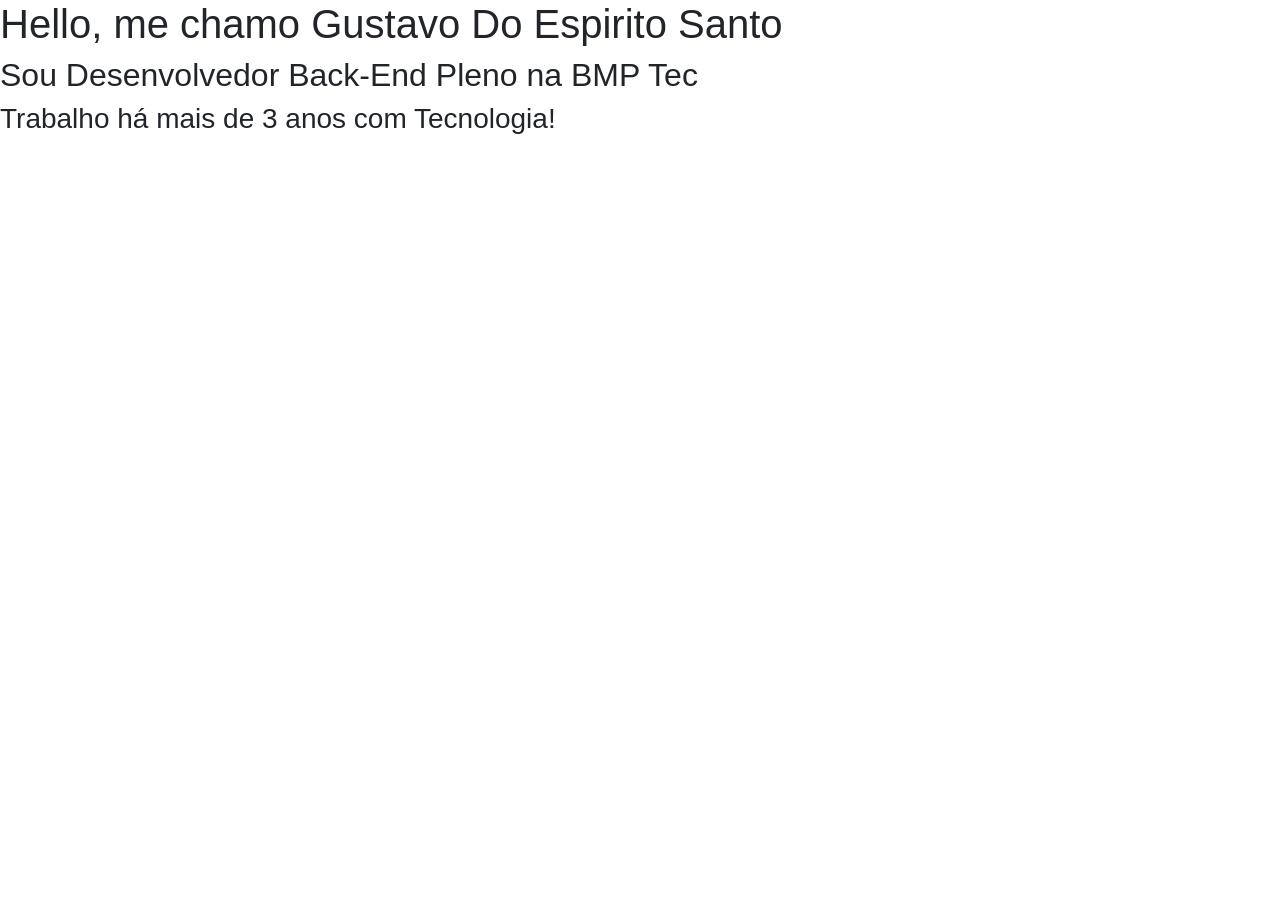
<file: bootstrap46/aula01/index.html>
<!doctype html>
<html lang="en">
  <head>
    <!-- Required meta tags -->
    <meta charset="utf-8">
    <meta name="viewport" content="width=device-width, initial-scale=1, shrink-to-fit=no">

    <!-- Bootstrap CSS -->
    <link rel="stylesheet" href="https://cdn.jsdelivr.net/npm/bootstrap@4.6.2/dist/css/bootstrap.min.css" integrity="sha384-xOolHFLEh07PJGoPkLv1IbcEPTNtaed2xpHsD9ESMhqIYd0nLMwNLD69Npy4HI+N" crossorigin="anonymous">

    <title>Aprendendo Bootstrap 4.6 no UniSENAI</title>
  </head>
  <body>
    <h1>Hello, me chamo Gustavo Do Espirito Santo</h1>
    <h2>Sou Desenvolvedor Back-End Pleno na BMP Tec</h2>
    <h3>Trabalho há mais de 3 anos com Tecnologia!</h3>

    <!-- Optional JavaScript; choose one of the two! -->

    <!-- Option 1: jQuery and Bootstrap Bundle (includes Popper) -->
    <script src="https://cdn.jsdelivr.net/npm/jquery@3.5.1/dist/jquery.slim.min.js" integrity="sha384-DfXdz2htPH0lsSSs5nCTpuj/zy4C+OGpamoFVy38MVBnE+IbbVYUew+OrCXaRkfj" crossorigin="anonymous"></script>
    <script src="https://cdn.jsdelivr.net/npm/bootstrap@4.6.2/dist/js/bootstrap.bundle.min.js" integrity="sha384-Fy6S3B9q64WdZWQUiU+q4/2Lc9npb8tCaSX9FK7E8HnRr0Jz8D6OP9dO5Vg3Q9ct" crossorigin="anonymous"></script>

    <!-- Option 2: Separate Popper and Bootstrap JS -->
    <!--
    <script src="https://cdn.jsdelivr.net/npm/jquery@3.5.1/dist/jquery.slim.min.js" integrity="sha384-DfXdz2htPH0lsSSs5nCTpuj/zy4C+OGpamoFVy38MVBnE+IbbVYUew+OrCXaRkfj" crossorigin="anonymous"></script>
    <script src="https://cdn.jsdelivr.net/npm/popper.js@1.16.1/dist/umd/popper.min.js" integrity="sha384-9/reFTGAW83EW2RDu2S0VKaIzap3H66lZH81PoYlFhbGU+6BZp6G7niu735Sk7lN" crossorigin="anonymous"></script>
    <script src="https://cdn.jsdelivr.net/npm/bootstrap@4.6.2/dist/js/bootstrap.min.js" integrity="sha384-+sLIOodYLS7CIrQpBjl+C7nPvqq+FbNUBDunl/OZv93DB7Ln/533i8e/mZXLi/P+" crossorigin="anonymous"></script>
    -->
  </body>
</html>
</file>
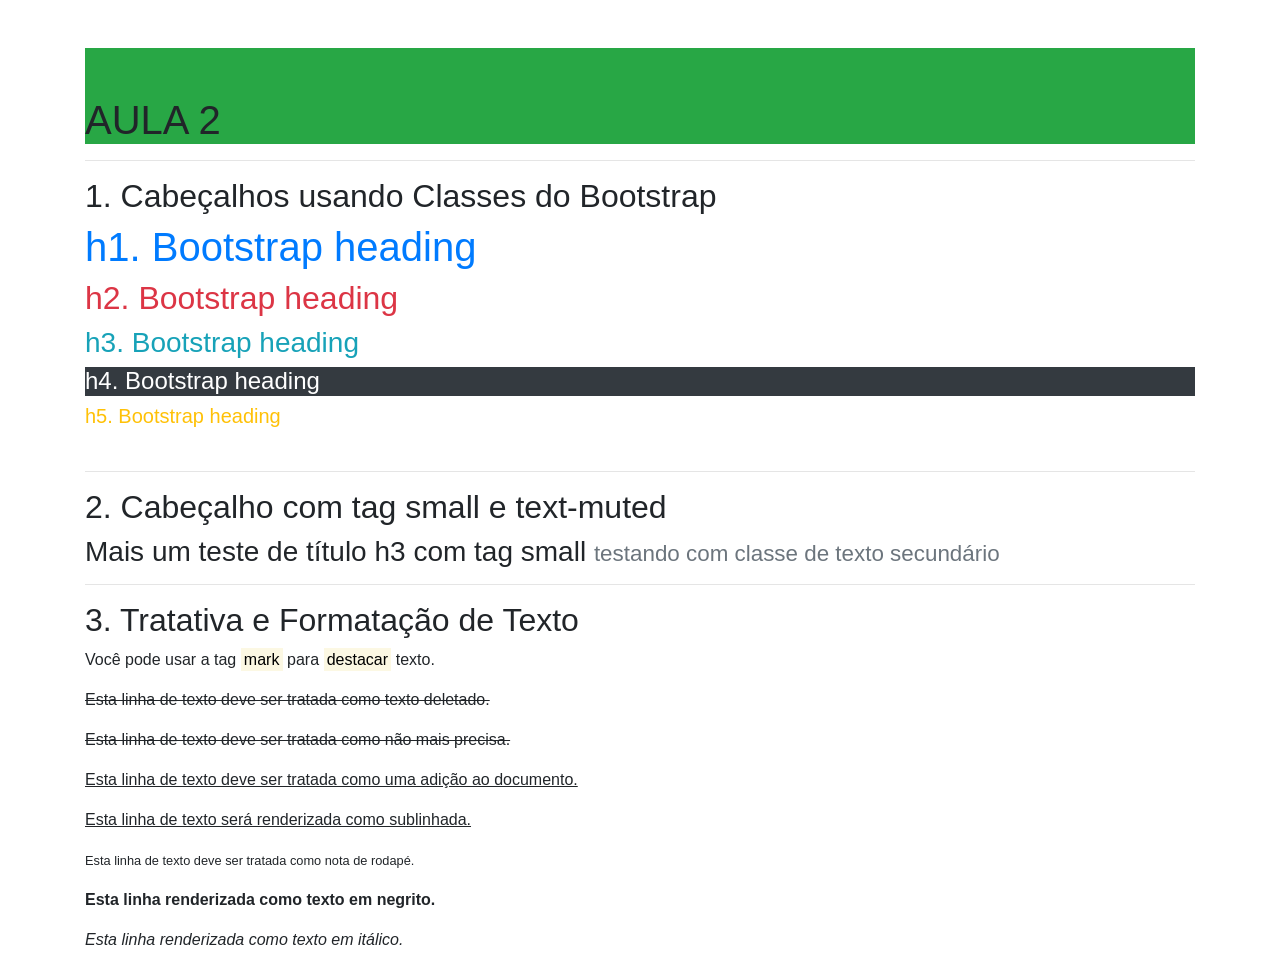
<file: bootstrap46/aula02/index.html>
<!doctype html>
<html lang="en">
  <head>
    <!-- Required meta tags -->
    <meta charset="utf-8">
    <meta name="viewport" content="width=device-width, initial-scale=1, shrink-to-fit=no">

    <!-- Bootstrap CSS -->
    <link rel="stylesheet" href="https://cdn.jsdelivr.net/npm/bootstrap@4.6.2/dist/css/bootstrap.min.css" integrity="sha384-xOolHFLEh07PJGoPkLv1IbcEPTNtaed2xpHsD9ESMhqIYd0nLMwNLD69Npy4HI+N" crossorigin="anonymous">

    <title>Aprendendo Bootstrap 4.6 no UniSENAI</title>
  </head>
  <body>
    <div class="container mt-5">
        <h1 class="sticky-top bg-success pt-5 w-100">AULA 2</h1>
        <hr>

        <h2>1. Cabeçalhos usando Classes do Bootstrap</h2>
        <p class="h1 text-primary">h1. Bootstrap heading</p>
        <p class="h2 text-danger">h2. Bootstrap heading</p>
        <p class="h3 text-info">h3. Bootstrap heading</p>
        <p class="h4 text-white bg-dark">h4. Bootstrap heading</p>
        <p class="h5 text-warning">h5. Bootstrap heading</p>
        <p class="h6 invisible">h6. Bootstrap heading</p>

        <hr>

        <h2>2. Cabeçalho com tag small e text-muted</h2>
        <h3>
            Mais um teste de título h3 com tag small <small class="text-muted">testando com classe de texto secundário</small>
        </h3>

        <hr>

        <h2>3. Tratativa e Formatação de Texto</h2>
        <p>Você pode usar a tag <mark>mark</mark> para <mark>destacar</mark> texto.</p>
        <p><del>Esta linha de texto deve ser tratada como texto deletado.</del></p>
        <p><s>Esta linha de texto deve ser tratada como não mais precisa.</s></p>
        <p><ins>Esta linha de texto deve ser tratada como uma adição ao documento.</ins></p>
        <p><u>Esta linha de texto será renderizada como sublinhada.</u></p>
        <p><small>Esta linha de texto deve ser tratada como nota de rodapé.</small></p>
        <p><strong>Esta linha renderizada como texto em negrito.</strong></p>
        <p><em>Esta linha renderizada como texto em itálico.</em></p>

    </div>

    <!-- Optional JavaScript; choose one of the two! -->

    <!-- Option 1: jQuery and Bootstrap Bundle (includes Popper) -->
    <script src="https://cdn.jsdelivr.net/npm/jquery@3.5.1/dist/jquery.slim.min.js" integrity="sha384-DfXdz2htPH0lsSSs5nCTpuj/zy4C+OGpamoFVy38MVBnE+IbbVYUew+OrCXaRkfj" crossorigin="anonymous"></script>
    <script src="https://cdn.jsdelivr.net/npm/bootstrap@4.6.2/dist/js/bootstrap.bundle.min.js" integrity="sha384-Fy6S3B9q64WdZWQUiU+q4/2Lc9npb8tCaSX9FK7E8HnRr0Jz8D6OP9dO5Vg3Q9ct" crossorigin="anonymous"></script>

    <!-- Option 2: Separate Popper and Bootstrap JS -->
    <!--
    <script src="https://cdn.jsdelivr.net/npm/jquery@3.5.1/dist/jquery.slim.min.js" integrity="sha384-DfXdz2htPH0lsSSs5nCTpuj/zy4C+OGpamoFVy38MVBnE+IbbVYUew+OrCXaRkfj" crossorigin="anonymous"></script>
    <script src="https://cdn.jsdelivr.net/npm/popper.js@1.16.1/dist/umd/popper.min.js" integrity="sha384-9/reFTGAW83EW2RDu2S0VKaIzap3H66lZH81PoYlFhbGU+6BZp6G7niu735Sk7lN" crossorigin="anonymous"></script>
    <script src="https://cdn.jsdelivr.net/npm/bootstrap@4.6.2/dist/js/bootstrap.min.js" integrity="sha384-+sLIOodYLS7CIrQpBjl+C7nPvqq+FbNUBDunl/OZv93DB7Ln/533i8e/mZXLi/P+" crossorigin="anonymous"></script>
    -->
  </body>
</html>
</file>
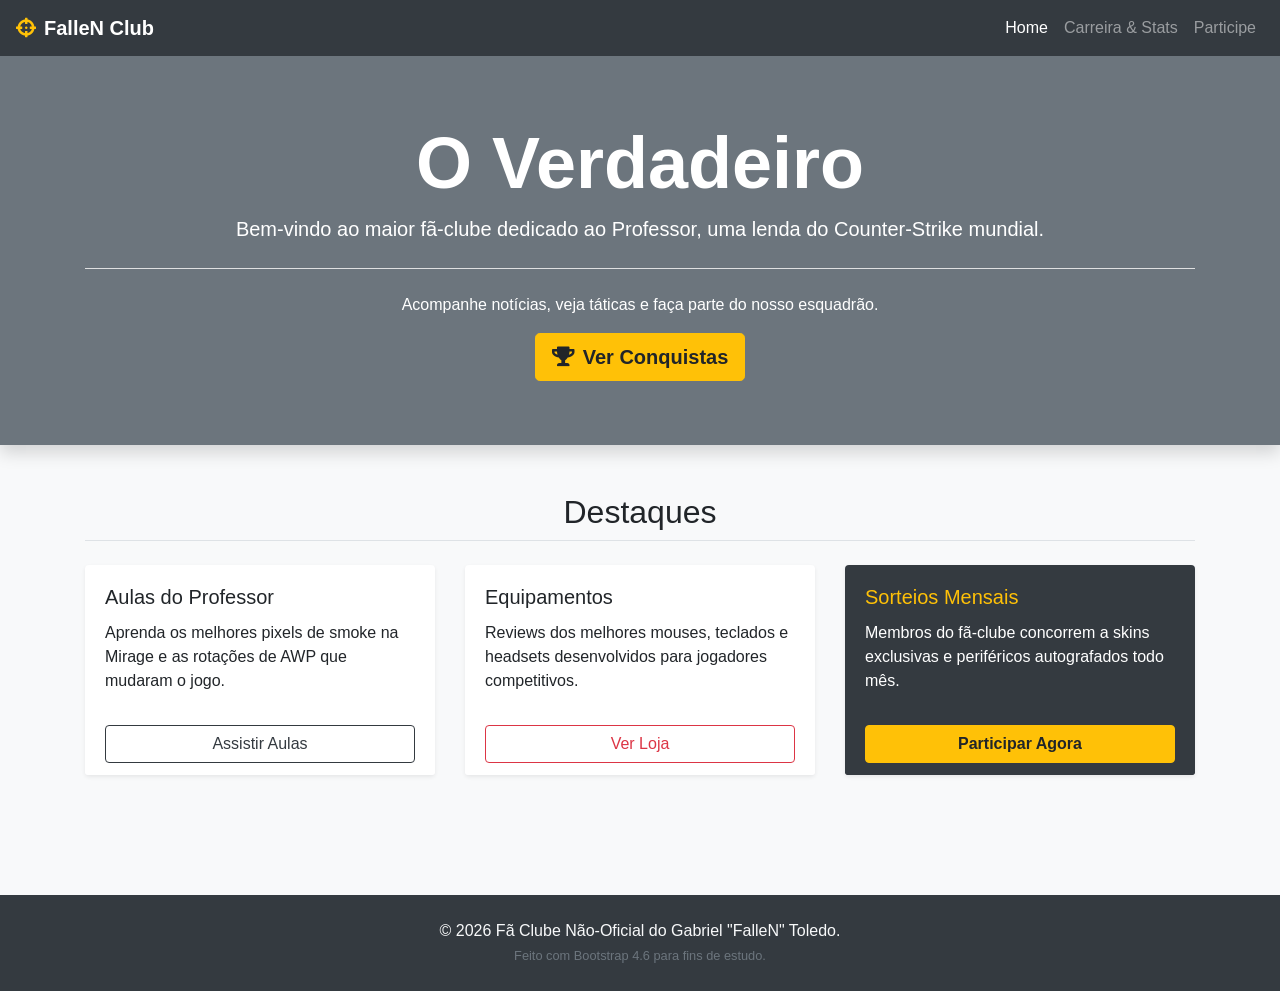
<file: bootstrap46/aula05/index.html>
<!DOCTYPE html>
<html lang="pt-BR">
<head>
    <meta charset="UTF-8">
    <meta name="viewport" content="width=device-width, initial-scale=1, shrink-to-fit=no">
    <title>Fã Clube - FalleN (O Professor)</title>
    <link rel="stylesheet" href="https://cdn.jsdelivr.net/npm/bootstrap@4.6.2/dist/css/bootstrap.min.css">
    <link rel="stylesheet" href="https://cdnjs.cloudflare.com/ajax/libs/font-awesome/5.15.4/css/all.min.css">
    <style>
        body { display: flex; flex-direction: column; min-height: 100vh; background-color: #f8f9fa; }
        main { flex: 1; }
    </style>
</head>
<body>

    <nav class="navbar navbar-expand-lg navbar-dark bg-dark sticky-top">
        <a class="navbar-brand font-weight-bold" href="index.html">
            <i class="fas fa-crosshairs text-warning mr-2"></i>FalleN Club
        </a>
        <button class="navbar-toggler" type="button" data-toggle="collapse" data-target="#menuPrincipal">
            <span class="navbar-toggler-icon"></span>
        </button>

        <div class="collapse navbar-collapse" id="menuPrincipal">
            <ul class="navbar-nav ml-auto">
                <li class="nav-item active"><a class="nav-link" href="index.html">Home</a></li>
                <li class="nav-item"><a class="nav-link" href="carreira.html">Carreira & Stats</a></li>
                <li class="nav-item"><a class="nav-link" href="participe.html">Participe</a></li>
            </ul>
        </div>
    </nav>

    <main>
        <div class="jumbotron jumbotron-fluid bg-secondary text-white text-center shadow">
            <div class="container">
                <h1 class="display-3 font-weight-bold">O Verdadeiro</h1>
                <p class="lead">Bem-vindo ao maior fã-clube dedicado ao Professor, uma lenda do Counter-Strike mundial.</p>
                <hr class="my-4 bg-light">
                <p>Acompanhe notícias, veja táticas e faça parte do nosso esquadrão.</p>
                <a class="btn btn-warning btn-lg font-weight-bold" href="carreira.html" role="button">
                    <i class="fas fa-trophy mr-2"></i>Ver Conquistas
                </a>
            </div>
        </div>
        
        <div class="container my-5">
            <h2 class="text-center mb-4 border-bottom pb-2">Destaques</h2>
            <div class="row">
                <div class="col-md-4 mb-4">
                    <div class="card h-100 shadow-sm border-0">
                        <div class="card-body">
                            <h5 class="card-title">Aulas do Professor</h5>
                            <p class="card-text">Aprenda os melhores pixels de smoke na Mirage e as rotações de AWP que mudaram o jogo.</p>
                        </div>
                        <div class="card-footer bg-white border-top-0">
                            <a href="#" class="btn btn-outline-dark btn-block">Assistir Aulas</a>
                        </div>
                    </div>
                </div>
                <div class="col-md-4 mb-4">
                    <div class="card h-100 shadow-sm border-0">
                        <div class="card-body">
                            <h5 class="card-title">Equipamentos</h5>
                            <p class="card-text">Reviews dos melhores mouses, teclados e headsets desenvolvidos para jogadores competitivos.</p>
                        </div>
                        <div class="card-footer bg-white border-top-0">
                            <a href="#" class="btn btn-outline-danger btn-block">Ver Loja</a>
                        </div>
                    </div>
                </div>
                <div class="col-md-4 mb-4">
                    <div class="card h-100 shadow-sm border-0 text-white bg-dark">
                        <div class="card-body">
                            <h5 class="card-title text-warning">Sorteios Mensais</h5>
                            <p class="card-text">Membros do fã-clube concorrem a skins exclusivas e periféricos autografados todo mês.</p>
                        </div>
                        <div class="card-footer bg-dark border-top-0">
                            <a href="participe.html" class="btn btn-warning btn-block font-weight-bold">Participar Agora</a>
                        </div>
                    </div>
                </div>
            </div>
        </div>
    </main>

    <footer class="bg-dark text-light text-center py-4 mt-5">
        <p class="mb-0">© 2026 Fã Clube Não-Oficial do Gabriel "FalleN" Toledo. <br>
        <small class="text-muted">Feito com Bootstrap 4.6 para fins de estudo.</small></p>
    </footer>

    <script src="https://cdn.jsdelivr.net/npm/jquery@3.5.1/dist/jquery.slim.min.js"></script>
    <script src="https://cdn.jsdelivr.net/npm/bootstrap@4.6.2/dist/js/bootstrap.bundle.min.js"></script>
</body>
</html>
</file>
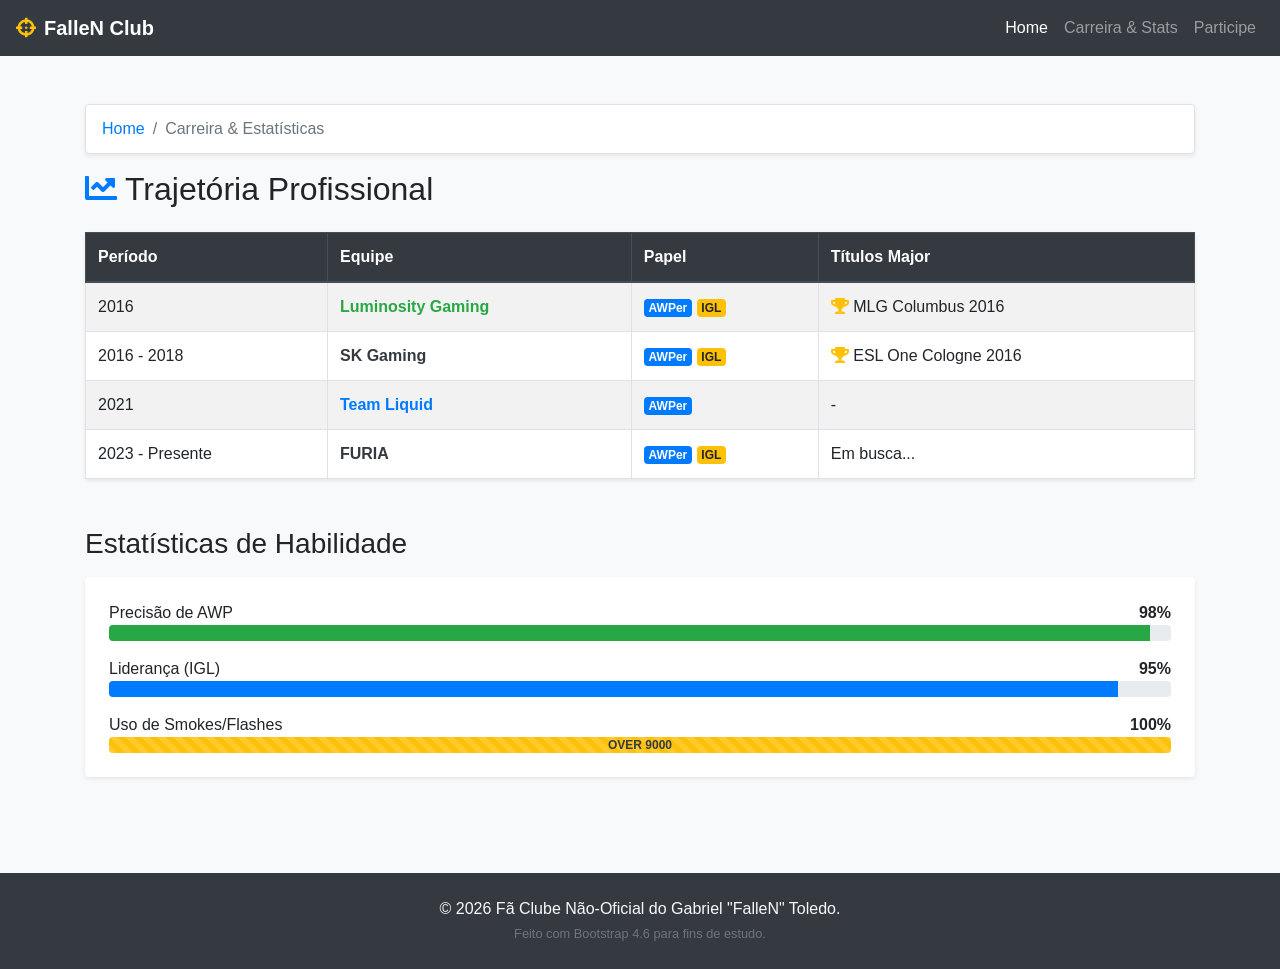
<file: bootstrap46/aula05/carreira.html>
<!DOCTYPE html>
<html lang="pt-BR">
<head>
    <meta charset="UTF-8">
    <meta name="viewport" content="width=device-width, initial-scale=1, shrink-to-fit=no">
    <title>Fã Clube - FalleN (O Professor)</title>
    <link rel="stylesheet" href="https://cdn.jsdelivr.net/npm/bootstrap@4.6.2/dist/css/bootstrap.min.css">
    <link rel="stylesheet" href="https://cdnjs.cloudflare.com/ajax/libs/font-awesome/5.15.4/css/all.min.css">
    <style>
        body { display: flex; flex-direction: column; min-height: 100vh; background-color: #f8f9fa; }
        main { flex: 1; }
    </style>
</head>
<body>

    <nav class="navbar navbar-expand-lg navbar-dark bg-dark sticky-top">
        <a class="navbar-brand font-weight-bold" href="index.html">
            <i class="fas fa-crosshairs text-warning mr-2"></i>FalleN Club
        </a>
        <button class="navbar-toggler" type="button" data-toggle="collapse" data-target="#menuPrincipal">
            <span class="navbar-toggler-icon"></span>
        </button>

        <div class="collapse navbar-collapse" id="menuPrincipal">
            <ul class="navbar-nav ml-auto">
                <li class="nav-item active"><a class="nav-link" href="index.html">Home</a></li>
                <li class="nav-item"><a class="nav-link" href="carreira.html">Carreira & Stats</a></li>
                <li class="nav-item"><a class="nav-link" href="participe.html">Participe</a></li>
            </ul>
        </div>
    </nav>

    <main>
        <div class="container my-5">
    
            <nav aria-label="breadcrumb">
                <ol class="breadcrumb bg-white border shadow-sm">
                    <li class="breadcrumb-item"><a href="index.html">Home</a></li>
                    <li class="breadcrumb-item active" aria-current="page">Carreira & Estatísticas</li>
                </ol>
            </nav>
        
            <h2 class="mb-4"><i class="fas fa-chart-line mr-2 text-primary"></i>Trajetória Profissional</h2>
        
            <div class="table-responsive shadow-sm mb-5">
                <table class="table table-hover table-striped table-bordered mb-0 bg-white">
                    <thead class="thead-dark">
                        <tr>
                            <th scope="col">Período</th>
                            <th scope="col">Equipe</th>
                            <th scope="col">Papel</th>
                            <th scope="col">Títulos Major</th>
                        </tr>
                    </thead>
                    <tbody>
                        <tr>
                            <td>2016</td>
                            <td class="font-weight-bold text-success">Luminosity Gaming</td>
                            <td><span class="badge badge-primary">AWPer</span> <span class="badge badge-warning">IGL</span></td>
                            <td><i class="fas fa-trophy text-warning"></i> MLG Columbus 2016</td>
                        </tr>
                        <tr>
                            <td>2016 - 2018</td>
                            <td class="font-weight-bold text-dark">SK Gaming</td>
                            <td><span class="badge badge-primary">AWPer</span> <span class="badge badge-warning">IGL</span></td>
                            <td><i class="fas fa-trophy text-warning"></i> ESL One Cologne 2016</td>
                        </tr>
                        <tr>
                            <td>2021</td>
                            <td class="font-weight-bold text-primary">Team Liquid</td>
                            <td><span class="badge badge-primary">AWPer</span></td>
                            <td>-</td>
                        </tr>
                        <tr>
                            <td>2023 - Presente</td>
                            <td class="font-weight-bold text-dark">FURIA</td>
                            <td><span class="badge badge-primary">AWPer</span> <span class="badge badge-warning">IGL</span></td>
                            <td>Em busca...</td>
                        </tr>
                    </tbody>
                </table>
            </div>
        
            <h3 class="mb-3">Estatísticas de Habilidade</h3>
            <div class="card shadow-sm p-4 border-0">
                <div class="mb-3">
                    <div class="d-flex justify-content-between">
                        <span>Precisão de AWP</span>
                        <strong>98%</strong>
                    </div>
                    <div class="progress">
                        <div class="progress-bar bg-success" role="progressbar" style="width: 98%" aria-valuenow="98" aria-valuemin="0" aria-valuemax="100"></div>
                    </div>
                </div>
                <div class="mb-3">
                    <div class="d-flex justify-content-between">
                        <span>Liderança (IGL)</span>
                        <strong>95%</strong>
                    </div>
                    <div class="progress">
                        <div class="progress-bar bg-primary" role="progressbar" style="width: 95%" aria-valuenow="95" aria-valuemin="0" aria-valuemax="100"></div>
                    </div>
                </div>
                <div class="mb-0">
                    <div class="d-flex justify-content-between">
                        <span>Uso de Smokes/Flashes</span>
                        <strong>100%</strong>
                    </div>
                    <div class="progress">
                        <div class="progress-bar progress-bar-striped progress-bar-animated bg-warning text-dark font-weight-bold" role="progressbar" style="width: 100%" aria-valuenow="100" aria-valuemin="0" aria-valuemax="100">OVER 9000</div>
                    </div>
                </div>
            </div>
        </div>
    </main>

    <footer class="bg-dark text-light text-center py-4 mt-5">
        <p class="mb-0">© 2026 Fã Clube Não-Oficial do Gabriel "FalleN" Toledo. <br>
        <small class="text-muted">Feito com Bootstrap 4.6 para fins de estudo.</small></p>
    </footer>

    <script src="https://cdn.jsdelivr.net/npm/jquery@3.5.1/dist/jquery.slim.min.js"></script>
    <script src="https://cdn.jsdelivr.net/npm/bootstrap@4.6.2/dist/js/bootstrap.bundle.min.js"></script>
</body>
</html>
</file>
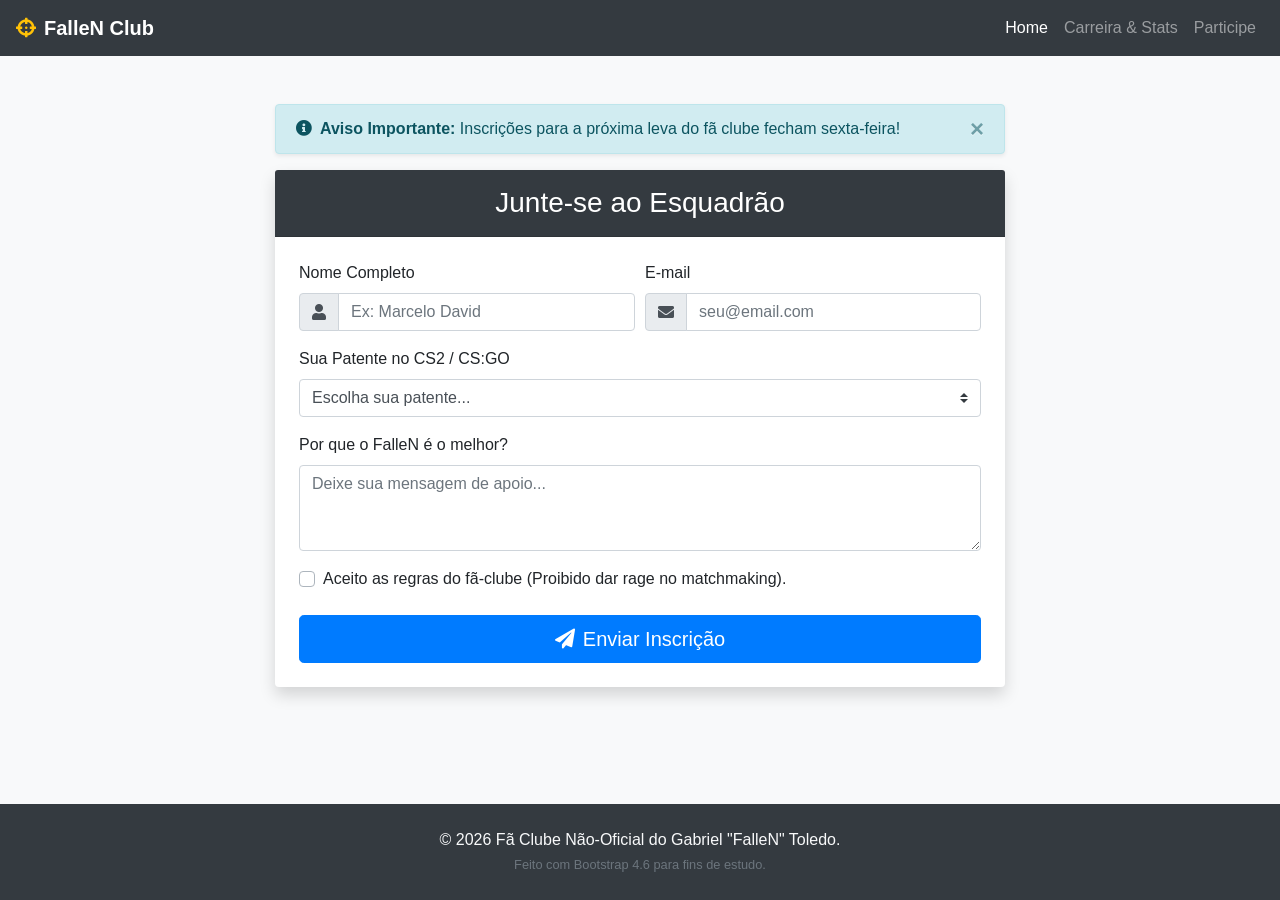
<file: bootstrap46/aula05/participe.html>
<!DOCTYPE html>
<html lang="pt-BR">
<head>
    <meta charset="UTF-8">
    <meta name="viewport" content="width=device-width, initial-scale=1, shrink-to-fit=no">
    <title>Fã Clube - FalleN (O Professor)</title>
    <link rel="stylesheet" href="https://cdn.jsdelivr.net/npm/bootstrap@4.6.2/dist/css/bootstrap.min.css">
    <link rel="stylesheet" href="https://cdnjs.cloudflare.com/ajax/libs/font-awesome/5.15.4/css/all.min.css">
    <style>
        body { display: flex; flex-direction: column; min-height: 100vh; background-color: #f8f9fa; }
        main { flex: 1; }
    </style>
</head>
<body>

    <nav class="navbar navbar-expand-lg navbar-dark bg-dark sticky-top">
        <a class="navbar-brand font-weight-bold" href="index.html">
            <i class="fas fa-crosshairs text-warning mr-2"></i>FalleN Club
        </a>
        <button class="navbar-toggler" type="button" data-toggle="collapse" data-target="#menuPrincipal">
            <span class="navbar-toggler-icon"></span>
        </button>

        <div class="collapse navbar-collapse" id="menuPrincipal">
            <ul class="navbar-nav ml-auto">
                <li class="nav-item active"><a class="nav-link" href="index.html">Home</a></li>
                <li class="nav-item"><a class="nav-link" href="carreira.html">Carreira & Stats</a></li>
                <li class="nav-item"><a class="nav-link" href="participe.html">Participe</a></li>
            </ul>
        </div>
    </nav>

    <main>
        <div class="container my-5">
            <div class="row justify-content-center">
                <div class="col-lg-8">
                    
                    <div class="alert alert-info alert-dismissible fade show shadow-sm" role="alert">
                        <strong><i class="fas fa-info-circle mr-2"></i>Aviso Importante:</strong> Inscrições para a próxima leva do fã clube fecham sexta-feira!
                        <button type="button" class="close" data-dismiss="alert" aria-label="Close">
                            <span aria-hidden="true">&times;</span>
                        </button>
                    </div>
        
                    <div class="card shadow border-0">
                        <div class="card-header bg-dark text-white text-center py-3">
                            <h3 class="mb-0">Junte-se ao Esquadrão</h3>
                        </div>
                        <div class="card-body p-4">
                            <form>
                                <div class="form-row">
                                    <div class="form-group col-md-6">
                                        <label for="inputNome">Nome Completo</label>
                                        <div class="input-group">
                                            <div class="input-group-prepend">
                                                <span class="input-group-text"><i class="fas fa-user"></i></span>
                                            </div>
                                            <input type="text" class="form-control" id="inputNome" placeholder="Ex: Marcelo David" required>
                                        </div>
                                    </div>
                                    <div class="form-group col-md-6">
                                        <label for="inputEmail">E-mail</label>
                                        <div class="input-group">
                                            <div class="input-group-prepend">
                                                <span class="input-group-text"><i class="fas fa-envelope"></i></span>
                                            </div>
                                            <input type="email" class="form-control" id="inputEmail" placeholder="seu@email.com" required>
                                        </div>
                                    </div>
                                </div>
        
                                <div class="form-group">
                                    <label for="selectPatente">Sua Patente no CS2 / CS:GO</label>
                                    <select id="selectPatente" class="custom-select">
                                        <option selected disabled>Escolha sua patente...</option>
                                        <option value="1">Prata</option>
                                        <option value="2">Ouro</option>
                                        <option value="3">AK / Xerife</option>
                                        <option value="4">Águia / Supremo</option>
                                        <option value="5">Global Elite (Confia)</option>
                                    </select>
                                </div>
        
                                <div class="form-group">
                                    <label for="inputMensagem">Por que o FalleN é o melhor?</label>
                                    <textarea class="form-control" id="inputMensagem" rows="3" placeholder="Deixe sua mensagem de apoio..."></textarea>
                                </div>
        
                                <div class="custom-control custom-checkbox mb-4">
                                    <input type="checkbox" class="custom-control-input" id="checkTermos" required>
                                    <label class="custom-control-label" for="checkTermos">Aceito as regras do fã-clube (Proibido dar rage no matchmaking).</label>
                                </div>
        
                                <button type="submit" class="btn btn-primary btn-lg btn-block">
                                    <i class="fas fa-paper-plane mr-2"></i>Enviar Inscrição
                                </button>
                            </form>
                        </div>
                    </div>
        
                </div>
            </div>
        </div>
    </main>

    <footer class="bg-dark text-light text-center py-4 mt-5">
        <p class="mb-0">© 2026 Fã Clube Não-Oficial do Gabriel "FalleN" Toledo. <br>
        <small class="text-muted">Feito com Bootstrap 4.6 para fins de estudo.</small></p>
    </footer>

    <script src="https://cdn.jsdelivr.net/npm/jquery@3.5.1/dist/jquery.slim.min.js"></script>
    <script src="https://cdn.jsdelivr.net/npm/bootstrap@4.6.2/dist/js/bootstrap.bundle.min.js"></script>
</body>
</html>
</file>
